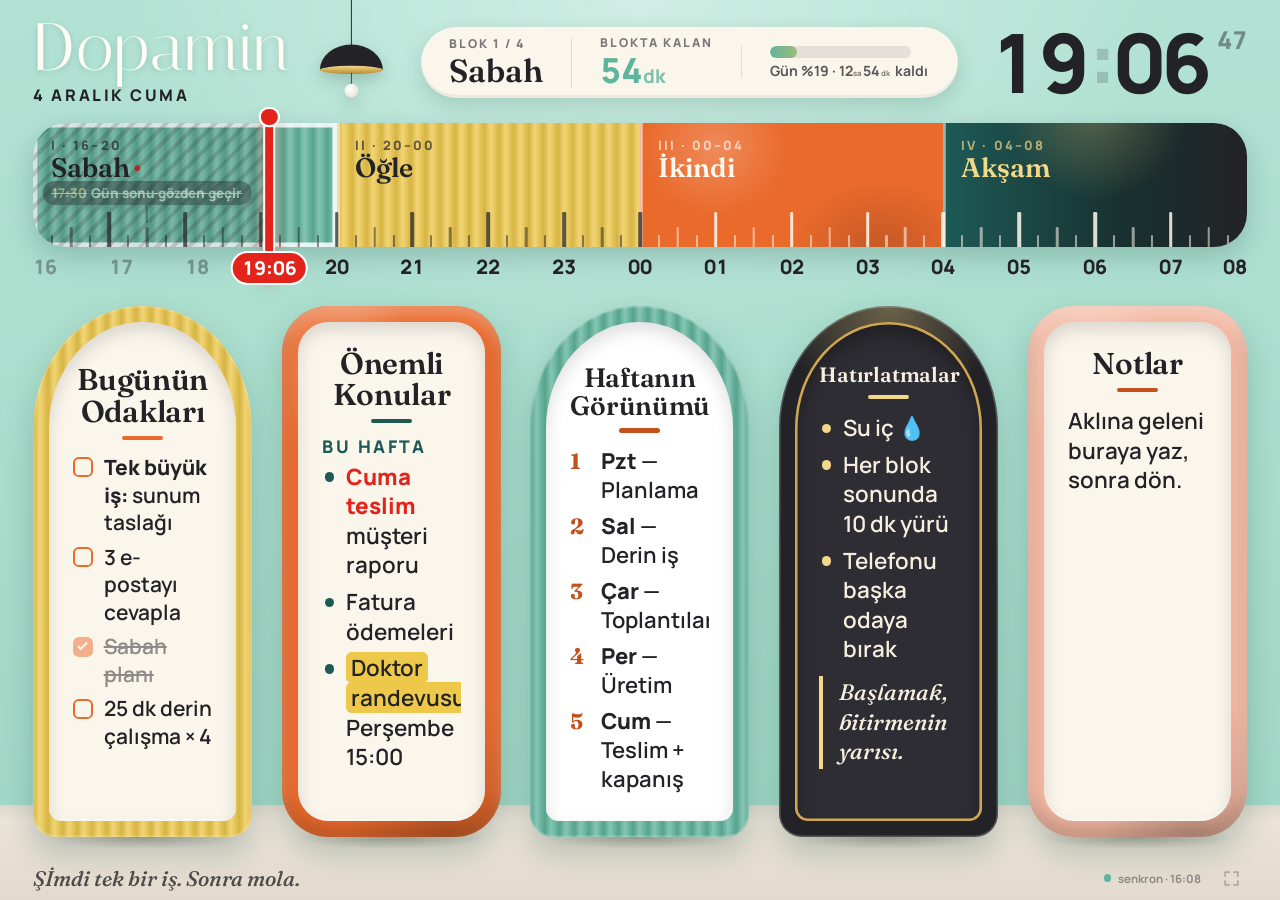
<file: index.html>
<!doctype html>
<html lang="tr">
  <head>
    <meta charset="utf-8" />
    <meta name="viewport" content="width=device-width, initial-scale=1" />
    <title>Dopamin</title>
    <meta name="theme-color" content="#a9ddcc" />
    <link rel="icon" href="assets/favicon.svg" type="image/svg+xml" />
    <link rel="preconnect" href="https://fonts.googleapis.com" />
    <link rel="preconnect" href="https://fonts.gstatic.com" crossorigin />
    <link
      rel="stylesheet"
      href="https://fonts.googleapis.com/css2?family=Fraunces:opsz,wght@9..144,400;9..144,500;9..144,600;9..144,700&family=Italiana&family=Manrope:wght@500;600;700;800&display=swap"
    />
    <link rel="stylesheet" href="assets/css/base.css?v=20261026161052" />
    <link rel="stylesheet" href="assets/css/tv.css?v=20261026161052" />
  </head>
  <body class="tv">
    <div class="room" id="room">
      <header class="top">
        <div class="brand">
          <h1 id="brandTitle">Dopamin</h1>
          <div class="date" id="date"></div>
        </div>

        <svg class="lamp" viewBox="0 0 200 260" aria-hidden="true">
          <defs>
            <linearGradient id="lampGold" x1="0" y1="0" x2="0" y2="1">
              <stop offset="0" stop-color="#f3d88a" />
              <stop offset="1" stop-color="#b8892f" />
            </linearGradient>
            <radialGradient id="lampGlobe" cx=".38" cy=".35" r=".7">
              <stop offset="0" stop-color="#ffffff" />
              <stop offset="1" stop-color="#e9e4da" />
            </radialGradient>
          </defs>
          <line x1="100" y1="0" x2="100" y2="120" stroke="#232327" stroke-width="2.5" />
          <path d="M18 182 A82 66 0 0 1 182 182 Z" fill="#232327" />
          <ellipse cx="100" cy="182" rx="82" ry="11" fill="url(#lampGold)" />
          <line x1="100" y1="190" x2="100" y2="222" stroke="#232327" stroke-width="2" />
          <circle cx="100" cy="236" r="18" fill="url(#lampGlobe)" />
        </svg>

        <div class="status" id="status">
          <div class="status-block">
            <span class="status-kicker" id="blockKicker">Blok 1 / 4</span>
            <span class="status-name" id="blockName">Sabah</span>
          </div>
          <div class="status-left">
            <span class="status-kicker">Blokta kalan</span>
            <span class="status-remain" id="blockRemain">0:00</span>
          </div>
          <div class="status-day">
            <div class="dayline"><i id="dayFill"></i></div>
            <span id="dayText"></span>
          </div>
        </div>

        <div class="clock" id="clock" aria-label="Saat"></div>
      </header>

      <section class="timeline" aria-label="Günün 16 saati">
        <div class="strip" id="strip">
          <div class="segments">
            <div class="seg-row" id="segments"></div>
            <div class="past" id="past"></div>
            <div class="ticks" id="ticks"></div>
          </div>
          <div class="markers" id="markers"></div>
          <div class="now" id="now"><span class="now-pill" id="nowPill"></span></div>
        </div>
        <div class="hours" id="hours"></div>
      </section>

      <main class="windows" id="windows"></main>

      <footer class="floor">
        <span class="footer-text" id="footer"></span>
        <div class="floor-tools">
          <span class="sync" id="sync" title="Senkron durumu"></span>
          <button class="fs-btn" id="fsBtn" type="button" aria-label="Tam ekran" title="Tam ekran (Enter)">
            <svg viewBox="0 0 24 24" aria-hidden="true">
              <path class="fs-enter" d="M4 9V4h5M15 4h5v5M20 15v5h-5M9 20H4v-5" />
              <path class="fs-exit" d="M9 4v5H4M20 9h-5V4M15 20v-5h5M4 15h5v5" />
            </svg>
          </button>
        </div>
      </footer>
    </div>

    <div class="flash" id="flash" aria-hidden="true"></div>
    <div class="toast" id="toast" role="alert" hidden>
      <div class="toast-card">
        <span class="toast-kicker" id="toastKicker"></span>
        <span class="toast-text" id="toastText"></span>
      </div>
    </div>

    <script type="module" src="assets/js/tv.js?v=20261026161052"></script>
  </body>
</html>
</file>
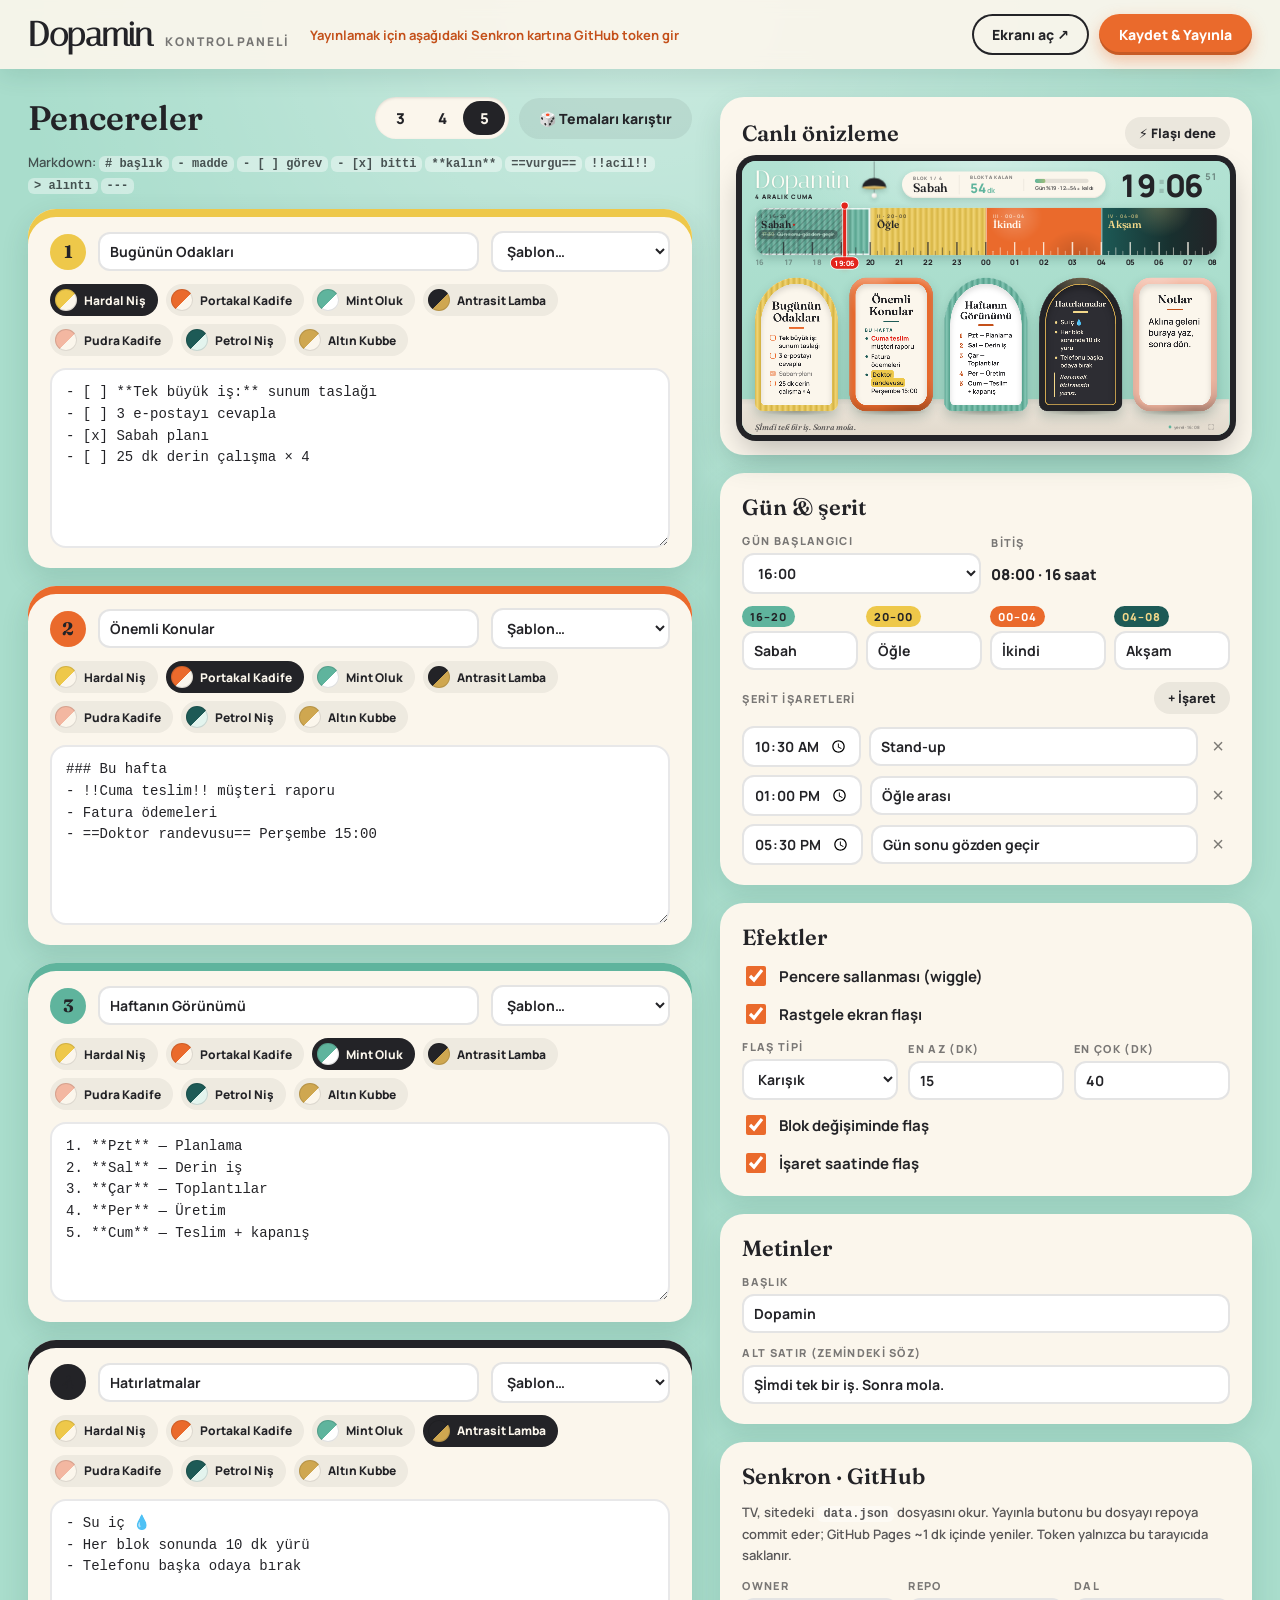
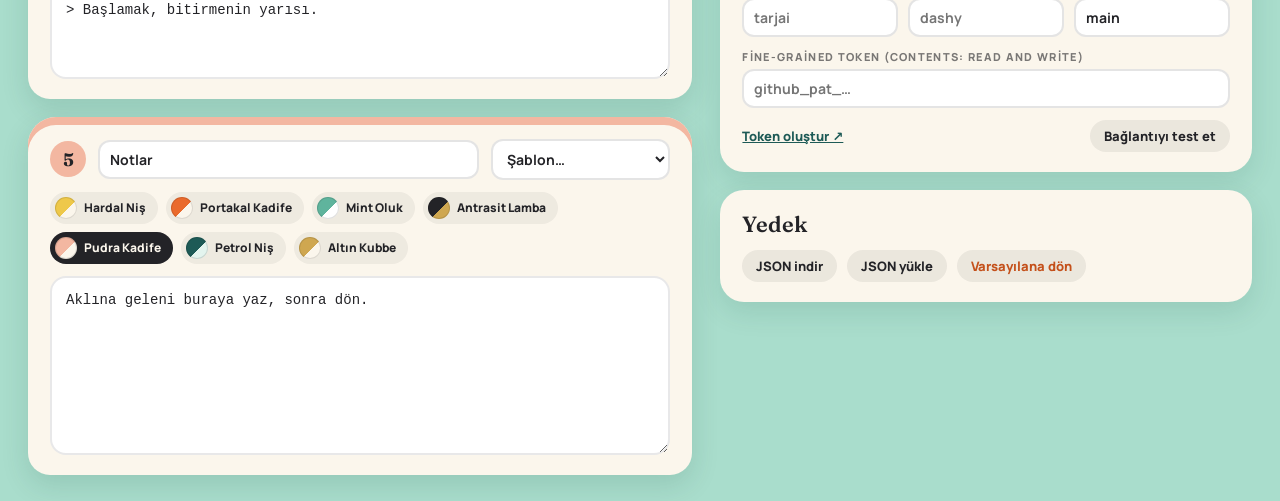
<file: control.html>
<!doctype html>
<html lang="tr">
  <head>
    <meta charset="utf-8" />
    <meta name="viewport" content="width=device-width, initial-scale=1" />
    <title>Dopamin Kontrol</title>
    <meta name="robots" content="noindex" />
    <link rel="icon" href="assets/favicon.svg" type="image/svg+xml" />
    <link rel="preconnect" href="https://fonts.googleapis.com" />
    <link rel="preconnect" href="https://fonts.gstatic.com" crossorigin />
    <link
      rel="stylesheet"
      href="https://fonts.googleapis.com/css2?family=Fraunces:opsz,wght@9..144,400;9..144,500;9..144,600;9..144,700&family=Italiana&family=Manrope:wght@500;600;700;800&display=swap"
    />
    <link rel="stylesheet" href="assets/css/base.css?v=20261026161052" />
    <link rel="stylesheet" href="assets/css/control.css?v=20261026161052" />
  </head>
  <body class="cp">
    <header class="bar">
      <div class="bar-brand">
        <span class="bar-logo">Dopamin</span>
        <span class="bar-sub">Kontrol Paneli</span>
      </div>
      <span class="bar-status" id="status">Yükleniyor…</span>
      <div class="bar-actions">
        <a class="btn ghost" href="./" target="dopamin-tv">Ekranı aç ↗</a>
        <button class="btn primary" id="publish">Kaydet &amp; Yayınla</button>
      </div>
    </header>

    <main class="layout">
      <section class="col-main">
        <div class="sec-head">
          <h2>Pencereler</h2>
          <div class="sec-tools">
            <div class="seg-ctl" id="countCtl" role="radiogroup" aria-label="Pencere sayısı">
              <button data-n="3">3</button><button data-n="4">4</button><button data-n="5">5</button>
            </div>
            <button class="btn soft" id="shuffle">🎲 Temaları karıştır</button>
          </div>
        </div>
        <p class="hint">
          Markdown: <code># başlık</code> <code>- madde</code> <code>- [ ] görev</code> <code>- [x] bitti</code>
          <code>**kalın**</code> <code>==vurgu==</code> <code>!!acil!!</code> <code>&gt; alıntı</code> <code>---</code>
        </p>
        <div class="win-list" id="winList"></div>
      </section>

      <aside class="col-side">
        <div class="card preview-card">
          <div class="card-head">
            <h3>Canlı önizleme</h3>
            <button class="btn soft sm" id="testFlash">⚡ Flaşı dene</button>
          </div>
          <div class="preview" id="preview">
            <iframe id="previewFrame" src="./?preview=1" title="TV önizleme" tabindex="-1"></iframe>
          </div>
        </div>

        <div class="card">
          <h3>Gün &amp; şerit</h3>
          <div class="row">
            <label class="field">
              <span>Gün başlangıcı</span>
              <select id="dayStart"></select>
            </label>
            <div class="field grow">
              <span>Bitiş</span>
              <output id="dayEnd" class="out"></output>
            </div>
          </div>
          <div class="blocks" id="blockNames"></div>
          <div class="sub-head">
            <span>Şerit işaretleri</span>
            <button class="btn soft sm" id="addMarker">+ İşaret</button>
          </div>
          <div class="markers" id="markerList"></div>
        </div>

        <div class="card">
          <h3>Efektler</h3>
          <label class="toggle"><input type="checkbox" id="wiggle" /><span>Pencere sallanması (wiggle)</span></label>
          <label class="toggle"><input type="checkbox" id="flashOn" /><span>Rastgele ekran flaşı</span></label>
          <div class="row">
            <label class="field">
              <span>Flaş tipi</span>
              <select id="flashMode">
                <option value="mix">Karışık</option>
                <option value="white">Beyaz</option>
                <option value="color">Renkli</option>
              </select>
            </label>
            <label class="field">
              <span>En az (dk)</span>
              <input type="number" id="flashMin" min="1" max="240" />
            </label>
            <label class="field">
              <span>En çok (dk)</span>
              <input type="number" id="flashMax" min="1" max="480" />
            </label>
          </div>
          <label class="toggle"><input type="checkbox" id="flashBlock" /><span>Blok değişiminde flaş</span></label>
          <label class="toggle"><input type="checkbox" id="flashMarker" /><span>İşaret saatinde flaş</span></label>
        </div>

        <div class="card">
          <h3>Metinler</h3>
          <label class="field">
            <span>Başlık</span>
            <input type="text" id="title" maxlength="24" />
          </label>
          <label class="field">
            <span>Alt satır (zemindeki söz)</span>
            <input type="text" id="footer" maxlength="120" />
          </label>
        </div>

        <div class="card">
          <h3>Senkron · GitHub</h3>
          <p class="hint">
            TV, sitedeki <code>data.json</code> dosyasını okur. Yayınla butonu bu dosyayı repoya commit eder; GitHub Pages
            ~1 dk içinde yeniler. Token yalnızca bu tarayıcıda saklanır.
          </p>
          <div class="row">
            <label class="field"><span>Owner</span><input type="text" id="ghOwner" placeholder="tarjai" /></label>
            <label class="field"><span>Repo</span><input type="text" id="ghRepo" placeholder="dashy" /></label>
            <label class="field"><span>Dal</span><input type="text" id="ghBranch" placeholder="main" /></label>
          </div>
          <label class="field">
            <span>Fine-grained token (Contents: Read and write)</span>
            <input type="password" id="ghToken" placeholder="github_pat_…" autocomplete="off" />
          </label>
          <div class="row end">
            <a
              class="link"
              href="https://github.com/settings/personal-access-tokens/new"
              target="_blank"
              rel="noopener"
              >Token oluştur ↗</a
            >
            <button class="btn soft sm" id="ghTest">Bağlantıyı test et</button>
          </div>
        </div>

        <div class="card">
          <h3>Yedek</h3>
          <div class="row">
            <button class="btn soft sm" id="exportBtn">JSON indir</button>
            <label class="btn soft sm file">JSON yükle<input type="file" id="importFile" accept="application/json" /></label>
            <button class="btn soft sm danger" id="resetBtn">Varsayılana dön</button>
          </div>
        </div>
      </aside>
    </main>

    <template id="winTpl">
      <article class="wcard">
        <div class="wcard-head">
          <span class="wnum"></span>
          <input class="wtitle" type="text" placeholder="Pencere başlığı" maxlength="60" />
          <select class="wtpl" title="Şablon">
            <option value="">Şablon…</option>
            <option value="odak">Günün odakları</option>
            <option value="onemli">Önemli konular</option>
            <option value="hafta">Haftanın görünümü</option>
            <option value="hatirlat">Hatırlatmalar</option>
            <option value="bos">Boşalt</option>
          </select>
        </div>
        <div class="themes" role="radiogroup" aria-label="Tema"></div>
        <textarea class="wbody" rows="7" spellcheck="false" placeholder="Markdown metni…"></textarea>
        <span class="wcard-off">Gizli — pencere sayısını artırınca görünür</span>
      </article>
    </template>

    <script type="module" src="assets/js/control.js?v=20261026161052"></script>
  </body>
</html>
</file>
<file: assets/css/base.css>
/* Dopamin — ortak tasarım tokenları */
:root {
  --mint: #a9ddcc;
  --mint-2: #8fcfbb;
  --mint-deep: #5fb49d;
  --mint-light: #e3f4ee;
  --mustard: #eec84a;
  --mustard-2: #d6aa25;
  --orange: #ea6a2c;
  --orange-2: #c4501a;
  --ink: #232327;
  --ink-2: #36363c;
  --gold: #cfa750;
  --gold-2: #f3d88a;
  --cream: #fbf6ec;
  --floor: #ece5da;
  --blush: #f3b7a1;
  --petrol: #1d5a56;
  --red: #e3241b;

  --serif-display: "Italiana", "Didot", "Bodoni 72", serif;
  --serif: "Fraunces", "Georgia", serif;
  --sans: "Manrope", "Segoe UI", system-ui, sans-serif;

  /* ekran birimi: 1920x1080'de ≈19.2px, her oranda sığar */
  --u: min(1vw, 1.7778vh);
}

*,
*::before,
*::after {
  box-sizing: border-box;
}

html,
body {
  margin: 0;
  padding: 0;
}

body {
  font-family: var(--sans);
  color: var(--ink);
  background: var(--mint);
  -webkit-font-smoothing: antialiased;
}

/* ---- Markdown içerik ---- */
.md {
  line-height: 1.32;
  font-weight: 600;
}
.md > *:first-child {
  margin-top: 0;
}
.md > *:last-child {
  margin-bottom: 0;
}
.md p {
  margin: 0 0 0.55em;
}
.md h1,
.md h2,
.md h3 {
  font-family: var(--serif);
  font-weight: 600;
  line-height: 1.1;
  margin: 0.7em 0 0.3em;
  letter-spacing: -0.01em;
}
.md h1 { font-size: 1.45em; }
.md h2 { font-size: 1.25em; }
.md h3 {
  font-family: var(--sans);
  font-size: 0.78em;
  font-weight: 800;
  letter-spacing: 0.14em;
  text-transform: uppercase;
  color: var(--accent, var(--orange));
}
.md ul,
.md ol {
  margin: 0 0 0.55em;
  padding: 0;
  list-style: none;
}
.md li {
  position: relative;
  padding-left: 1.05em;
  margin: 0 0 0.32em;
}
.md li.sub {
  margin-left: 1.05em;
  font-size: 0.88em;
  opacity: 0.85;
}
.md ul > li::before {
  content: "";
  position: absolute;
  left: 0.12em;
  top: 0.48em;
  width: 0.42em;
  height: 0.42em;
  border-radius: 50%;
  background: var(--accent, var(--orange));
}
.md ol {
  counter-reset: n;
}
.md ol > li {
  counter-increment: n;
  padding-left: 1.4em;
}
.md ol > li::before {
  content: counter(n);
  position: absolute;
  left: 0;
  top: 0.08em;
  font-family: var(--serif);
  font-weight: 700;
  color: var(--accent, var(--orange));
}
.md li.task {
  padding-left: 1.45em;
}
.md li.task::before {
  content: "";
  position: absolute;
  left: 0;
  top: 0.16em;
  width: 0.95em;
  height: 0.95em;
  border-radius: 0.28em;
  border: 0.12em solid var(--accent, var(--orange));
  background: transparent;
}
.md li.task.done {
  opacity: 0.5;
  text-decoration: line-through;
  text-decoration-thickness: 0.08em;
}
.md li.task.done::before {
  background: var(--accent, var(--orange));
}
.md li.task.done::after {
  content: "";
  position: absolute;
  left: 0.33em;
  top: 0.3em;
  width: 0.24em;
  height: 0.48em;
  border: solid var(--panel, #fff);
  border-width: 0 0.12em 0.12em 0;
  transform: rotate(45deg);
}
.md strong {
  font-weight: 800;
}
.md em {
  font-family: var(--serif);
  font-style: italic;
  font-weight: 500;
}
.md mark {
  background: var(--mustard);
  color: var(--ink);
  padding: 0 0.22em;
  border-radius: 0.25em;
  box-decoration-break: clone;
  -webkit-box-decoration-break: clone;
}
.md code {
  font-family: ui-monospace, "SFMono-Regular", Menlo, monospace;
  font-size: 0.85em;
  background: rgba(0, 0, 0, 0.07);
  padding: 0.05em 0.3em;
  border-radius: 0.3em;
}
.md blockquote {
  margin: 0 0 0.55em;
  padding: 0.1em 0 0.1em 0.7em;
  border-left: 0.22em solid var(--accent, var(--orange));
  font-family: var(--serif);
  font-style: italic;
  font-weight: 500;
}
.md hr {
  border: 0;
  height: 0.5em;
  margin: 0.4em 0 0.7em;
  background: radial-gradient(circle, var(--accent, var(--orange)) 0.12em, transparent 0.14em) 0 50% / 0.9em 0.5em repeat-x;
  opacity: 0.6;
}
.md a {
  color: inherit;
  text-decoration-color: var(--accent, var(--orange));
  text-decoration-thickness: 0.1em;
}
.md .urgent {
  color: var(--red);
  font-weight: 800;
}
</file>
<file: assets/css/tv.css>
/* Dopamin — TV ekranı (scrollsuz tek sayfa) */

html,
body.tv {
  width: 100%;
  height: 100%;
  overflow: hidden;
}

body.tv {
  background:
    radial-gradient(ellipse 60% 55% at 50% 0%, rgba(255, 255, 255, 0.38), transparent 70%),
    linear-gradient(180deg, #b2e2d3 0%, var(--mint) 55%, #9fd6c4 100%);
}
body.tv.idle {
  cursor: none;
}

/* ortak yüzey dokuları */
.fluted {
  background:
    linear-gradient(90deg, rgba(0, 0, 0, 0.11), rgba(255, 255, 255, 0.24) 45%, rgba(0, 0, 0, 0.09)) 0 0 /
      calc(var(--u) * 1.15) 100%,
    var(--c);
}

.room {
  position: relative;
  width: 100vw;
  height: 100vh;
  display: grid;
  grid-template-rows: calc(var(--u) * 6.6) calc(var(--u) * 12.2) minmax(0, 1fr) calc(var(--u) * 3.4);
  row-gap: calc(var(--u) * 1.5);
  padding: calc(var(--u) * 1.5) calc(var(--u) * 2.6) 0;
}

/* zemin (görseldeki açık bej zemin) */
.room::after {
  content: "";
  position: absolute;
  inset: auto 0 0 0;
  height: calc(var(--u) * 7.4);
  background:
    linear-gradient(180deg, rgba(0, 0, 0, 0.06), transparent calc(var(--u) * 1.2)),
    linear-gradient(180deg, var(--floor), #e2dacd);
  z-index: 0;
}

/* ================= ÜST BAR ================= */
.top {
  position: relative;
  z-index: 2;
  display: grid;
  grid-template-columns: auto auto 1fr auto;
  align-items: center;
  column-gap: calc(var(--u) * 1.8);
}

.brand h1 {
  margin: 0;
  font-family: var(--serif-display);
  font-weight: 400;
  font-size: calc(var(--u) * 5.2);
  line-height: 0.88;
  color: #fffdf6;
  letter-spacing: 0.01em;
  text-shadow: 0 calc(var(--u) * 0.12) calc(var(--u) * 0.5) rgba(20, 70, 58, 0.18);
}
.date {
  margin-top: calc(var(--u) * 0.45);
  font-weight: 800;
  font-size: calc(var(--u) * 1.25);
  letter-spacing: 0.16em;
  text-transform: uppercase;
  color: var(--ink);
}

.lamp {
  align-self: start;
  height: calc(var(--u) * 7.8);
  width: auto;
  margin-top: calc(var(--u) * -1.5);
  transform-origin: 50% 0;
  animation: swing 9s ease-in-out infinite alternate;
  filter: drop-shadow(0 calc(var(--u) * 0.5) calc(var(--u) * 0.6) rgba(20, 60, 50, 0.22));
}
@keyframes swing {
  from { transform: rotate(-1.6deg); }
  to { transform: rotate(1.6deg); }
}

.status {
  justify-self: center;
  display: flex;
  align-items: center;
  gap: calc(var(--u) * 2.2);
  padding: calc(var(--u) * 0.75) calc(var(--u) * 2.4) calc(var(--u) * 0.75) calc(var(--u) * 2.2);
  background: var(--cream);
  border-radius: 999px;
  box-shadow:
    0 calc(var(--u) * 0.6) calc(var(--u) * 1.6) rgba(20, 70, 58, 0.16),
    inset 0 calc(var(--u) * -0.25) 0 rgba(0, 0, 0, 0.05);
}
.status > div {
  display: flex;
  flex-direction: column;
  line-height: 1;
}
.status-kicker {
  white-space: nowrap;
  font-size: calc(var(--u) * 0.95);
  font-weight: 800;
  letter-spacing: 0.16em;
  text-transform: uppercase;
  opacity: 0.6;
  margin-bottom: calc(var(--u) * 0.35);
}
.status-name {
  font-family: var(--serif);
  font-weight: 600;
  font-size: calc(var(--u) * 2.5);
}
.status-remain {
  font-weight: 800;
  font-size: calc(var(--u) * 2.7);
  font-variant-numeric: tabular-nums;
  color: var(--blk, var(--orange));
  white-space: nowrap;
}
.status-remain small,
#dayText small {
  font-size: 0.55em;
  margin: 0 0.25em 0 0.05em;
  opacity: 0.8;
}
.status-left {
  padding-left: calc(var(--u) * 2.2);
  border-left: calc(var(--u) * 0.12) solid rgba(0, 0, 0, 0.1);
}
.status-day {
  padding-left: calc(var(--u) * 2.2);
  border-left: calc(var(--u) * 0.12) solid rgba(0, 0, 0, 0.1);
  gap: calc(var(--u) * 0.5);
}
.dayline {
  width: calc(var(--u) * 11);
  height: calc(var(--u) * 0.9);
  border-radius: 999px;
  background: rgba(0, 0, 0, 0.09);
  overflow: hidden;
}
.dayline i {
  display: block;
  height: 100%;
  width: 0;
  border-radius: inherit;
  background: linear-gradient(90deg, var(--mint-deep), var(--mustard) 45%, var(--orange) 75%, var(--petrol));
  background-size: calc(var(--u) * 11) 100%;
}
#dayText {
  white-space: nowrap;
  font-size: calc(var(--u) * 1.1);
  font-weight: 700;
  opacity: 0.75;
}

.clock {
  justify-self: end;
  display: flex;
  align-items: flex-start;
  font-weight: 800;
  font-size: calc(var(--u) * 6.4);
  line-height: 0.85;
  letter-spacing: -0.02em;
  color: var(--ink);
}
.clock .d {
  display: inline-block;
  width: 0.6em;
  text-align: center;
}
.clock .colon {
  display: inline-block;
  width: 0.3em;
  text-align: center;
  transform: translateY(-0.06em);
  transition: opacity 0.35s;
}
.clock .colon.dim {
  opacity: 0.18;
}
.clock .sec {
  font-size: 0.3em;
  margin-left: 0.25em;
  margin-top: 0.12em;
  opacity: 0.45;
  font-variant-numeric: tabular-nums;
  letter-spacing: 0;
}

/* ================= ZAMAN ŞERİDİ ================= */
.timeline {
  position: relative;
  z-index: 3;
  display: grid;
  grid-template-rows: minmax(0, 1fr) calc(var(--u) * 2.5);
}
.strip {
  position: relative;
}
.segments {
  position: absolute;
  inset: 0;
  border-radius: calc(var(--u) * 2.6);
  overflow: hidden;
  box-shadow:
    0 calc(var(--u) * 0.8) calc(var(--u) * 2) rgba(20, 70, 58, 0.22),
    inset 0 0 0 calc(var(--u) * 0.12) rgba(255, 255, 255, 0.35);
}
.seg-row {
  position: absolute;
  inset: 0;
  display: flex;
}
.seg {
  position: relative;
  flex: 1;
  display: flex;
  flex-direction: column;
  padding: calc(var(--u) * 1) calc(var(--u) * 1.4);
  color: var(--ink);
  transition: filter 0.6s;
}
.seg + .seg {
  box-shadow: inset calc(var(--u) * 0.22) 0 0 rgba(255, 255, 255, 0.55);
}
.seg-kicker {
  font-size: calc(var(--u) * 1);
  font-weight: 800;
  letter-spacing: 0.16em;
  text-transform: uppercase;
  opacity: 0.7;
}
.seg-name {
  font-family: var(--serif);
  font-weight: 600;
  font-size: calc(var(--u) * 2.1);
  line-height: 1.05;
}
.seg-mint { --c: var(--mint-deep); }
.seg-hardal { --c: var(--mustard); }
.seg-portakal {
  color: #fff8ee;
  background:
    radial-gradient(ellipse 40% 90% at 25% 20%, rgba(255, 255, 255, 0.22), transparent 60%),
    radial-gradient(ellipse 50% 90% at 80% 100%, rgba(0, 0, 0, 0.16), transparent 60%),
    var(--orange);
}
.seg-gece {
  color: var(--gold-2);
  background:
    radial-gradient(ellipse 50% 120% at 50% -10%, rgba(243, 216, 138, 0.28), transparent 60%),
    linear-gradient(90deg, var(--petrol), #18302f 60%, var(--ink));
}
.seg.is-current {
  box-shadow: inset 0 0 0 calc(var(--u) * 0.35) rgba(255, 255, 255, 0.85);
}
.seg.is-current .seg-name::after {
  content: " ●";
  font-size: 0.5em;
  vertical-align: 0.35em;
  color: var(--red);
}

.past {
  position: absolute;
  inset: 0 auto 0 0;
  width: 0;
  background: repeating-linear-gradient(
    135deg,
    rgba(35, 35, 39, 0.24) 0 calc(var(--u) * 0.32),
    rgba(35, 35, 39, 0.08) calc(var(--u) * 0.32) calc(var(--u) * 0.9)
  );
  pointer-events: none;
}

.ticks {
  position: absolute;
  inset: 0;
  pointer-events: none;
}
.tick {
  position: absolute;
  bottom: 0;
  width: calc(var(--u) * 0.16);
  height: calc(var(--u) * 0.9);
  transform: translateX(-50%);
  border-radius: calc(var(--u) * 0.1) calc(var(--u) * 0.1) 0 0;
  background: rgba(35, 35, 39, 0.5);
}
.tick.half {
  height: calc(var(--u) * 1.6);
  width: calc(var(--u) * 0.2);
}
.tick.hour {
  height: calc(var(--u) * 2.7);
  width: calc(var(--u) * 0.28);
  background: rgba(35, 35, 39, 0.72);
}
.tick.light { background: rgba(255, 250, 238, 0.55); }
.tick.light.hour { background: rgba(255, 250, 238, 0.85); }

.hours {
  position: relative;
}
.hour-label {
  position: absolute;
  top: calc(var(--u) * 0.45);
  transform: translateX(-50%);
  font-weight: 800;
  font-size: calc(var(--u) * 1.55);
  font-variant-numeric: tabular-nums;
  color: var(--ink);
  transition: opacity 0.6s;
}
.hour-label:first-child { transform: none; }
.hour-label:last-child { transform: translateX(-100%); }
.hour-label.past { opacity: 0.38; }

.markers {
  position: absolute;
  inset: 0;
  pointer-events: none;
}
.marker {
  position: absolute;
  top: 47%;
  transform: translateX(-50%);
  display: flex;
  flex-direction: column;
  align-items: center;
}
.marker-pill {
  white-space: nowrap;
  font-weight: 800;
  font-size: calc(var(--u) * 1.05);
  padding: calc(var(--u) * 0.22) calc(var(--u) * 0.7);
  border-radius: 999px;
  background: var(--ink);
  color: var(--cream);
  box-shadow: 0 calc(var(--u) * 0.2) calc(var(--u) * 0.6) rgba(0, 0, 0, 0.2);
}
.marker-pill b {
  color: var(--gold-2);
  margin-right: 0.35em;
}
.marker::after {
  content: "";
  width: calc(var(--u) * 0.16);
  height: calc(var(--u) * 1.4);
  background: var(--ink);
}
.marker.done {
  opacity: 0.4;
}
.marker.done .marker-pill {
  text-decoration: line-through;
}
.marker.next .marker-pill {
  background: var(--cream);
  color: var(--ink);
  box-shadow: 0 0 0 calc(var(--u) * 0.18) var(--ink), 0 calc(var(--u) * 0.3) calc(var(--u) * 0.8) rgba(0, 0, 0, 0.25);
}
.marker.next .marker-pill b {
  color: var(--orange-2);
}

/* şimdi çizgisi */
.now {
  position: absolute;
  top: calc(var(--u) * -0.5);
  bottom: calc(var(--u) * -2.6);
  left: 0;
  width: calc(var(--u) * 0.6);
  transform: translateX(-50%);
  background: var(--red);
  border-radius: calc(var(--u) * 0.3);
  box-shadow:
    0 0 0 calc(var(--u) * 0.16) rgba(255, 255, 255, 0.92),
    0 calc(var(--u) * 0.3) calc(var(--u) * 1.2) rgba(227, 36, 27, 0.5);
  transition: left 1s linear;
  animation: nowGlow 3.2s ease-in-out infinite;
  z-index: 4;
}
.now::before {
  content: "";
  position: absolute;
  top: calc(var(--u) * -0.6);
  left: 50%;
  width: calc(var(--u) * 1.3);
  height: calc(var(--u) * 1.3);
  transform: translateX(-50%);
  border-radius: 50%;
  background: var(--red);
  box-shadow: 0 0 0 calc(var(--u) * 0.18) #fff;
}
.now-pill {
  position: absolute;
  bottom: calc(var(--u) * -0.2);
  left: 50%;
  transform: translateX(-50%);
  white-space: nowrap;
  font-weight: 800;
  font-size: calc(var(--u) * 1.5);
  font-variant-numeric: tabular-nums;
  padding: calc(var(--u) * 0.15) calc(var(--u) * 0.7);
  border-radius: 999px;
  background: var(--red);
  color: #fff;
  box-shadow: 0 0 0 calc(var(--u) * 0.16) #fff;
}
@keyframes nowGlow {
  50% {
    box-shadow:
      0 0 0 calc(var(--u) * 0.16) rgba(255, 255, 255, 0.92),
      0 0 calc(var(--u) * 2.2) rgba(227, 36, 27, 0.85);
  }
}
.room.off-day .now {
  display: none;
}

/* ================= PENCERELER ================= */
.windows {
  position: relative;
  z-index: 1;
  display: grid;
  grid-template-columns: repeat(var(--n, 4), minmax(0, 1fr));
  column-gap: calc(var(--u) * 2.3);
  min-height: 0;
  padding-top: calc(var(--u) * 0.6);
}

.win {
  position: relative;
  display: flex;
  min-height: 0;
  transform-origin: 50% 100%;
  animation: wiggle var(--wd, 8s) ease-in-out var(--wdelay, 0s) infinite alternate;
  will-change: transform;
}
.wiggle-off .win,
.wiggle-off .lamp {
  animation: none;
}
@keyframes wiggle {
  0% { transform: rotate(calc(var(--wa, 0.4deg) * -1)) translateY(0); }
  50% { transform: rotate(0deg) translateY(calc(var(--u) * -0.28)); }
  100% { transform: rotate(var(--wa, 0.4deg)) translateY(0); }
}
/* zemindeki temas gölgesi */
.win::after {
  content: "";
  position: absolute;
  left: 6%;
  right: 6%;
  bottom: calc(var(--u) * -0.9);
  height: calc(var(--u) * 1.8);
  background: radial-gradient(ellipse at center, rgba(40, 40, 30, 0.28), transparent 70%);
  z-index: -1;
}

.win-frame {
  flex: 1;
  display: flex;
  min-width: 0;
  padding: calc(var(--u) * 1.25);
  box-shadow:
    0 calc(var(--u) * 1.2) calc(var(--u) * 2.4) rgba(20, 70, 58, 0.22),
    inset 0 0 0 calc(var(--u) * 0.12) rgba(255, 255, 255, 0.22);
}
.win-inner {
  flex: 1;
  display: flex;
  flex-direction: column;
  min-width: 0;
  min-height: 0;
  background: var(--panel, var(--cream));
  color: var(--ink-c, var(--ink));
  padding: calc(var(--u) * 2) calc(var(--u) * 1.9) calc(var(--u) * 1.7);
  box-shadow:
    inset 0 calc(var(--u) * 0.6) calc(var(--u) * 1.3) rgba(0, 0, 0, 0.13),
    inset 0 calc(var(--u) * -0.2) 0 rgba(255, 255, 255, 0.4);
}

.win-title {
  flex: none;
  margin: 0 0 calc(var(--u) * 1.1);
  font-family: var(--serif);
  font-weight: 600;
  font-size: calc(var(--u) * 2.35);
  line-height: 1.04;
  letter-spacing: -0.01em;
  text-align: center;
  hyphens: manual;
}
.win-rule {
  flex: none;
  width: calc(var(--u) * 3.2);
  height: calc(var(--u) * 0.32);
  margin: calc(var(--u) * -0.4) auto calc(var(--u) * 1.1);
  border-radius: 999px;
  background: var(--accent, var(--orange));
}
.win-body {
  flex: 1;
  min-height: 0;
  overflow: hidden;
  font-size: calc(var(--u) * 1.6);
}
.win-body:empty::before {
  content: "—";
  opacity: 0.3;
}

/* biçimler */
.shape-arch .win-frame {
  border-radius: 50% 50% calc(var(--u) * 1.8) calc(var(--u) * 1.8) / calc(var(--u) * 9.5) calc(var(--u) * 9.5)
    calc(var(--u) * 1.8) calc(var(--u) * 1.8);
}
.shape-arch .win-inner {
  border-radius: 50% 50% calc(var(--u) * 1) calc(var(--u) * 1) / calc(var(--u) * 8.3) calc(var(--u) * 8.3)
    calc(var(--u) * 1) calc(var(--u) * 1);
  padding-top: calc(var(--u) * 3.3);
}
.shape-puff .win-frame {
  border-radius: calc(var(--u) * 3.6);
  box-shadow:
    0 calc(var(--u) * 1.2) calc(var(--u) * 2.4) rgba(20, 70, 58, 0.22),
    inset 0 calc(var(--u) * 0.7) calc(var(--u) * 1.2) rgba(255, 255, 255, 0.3),
    inset 0 calc(var(--u) * -0.9) calc(var(--u) * 1.4) rgba(0, 0, 0, 0.2);
}
.shape-puff .win-inner {
  border-radius: calc(var(--u) * 2.4);
}

/* temalar */
.theme-hardal .win-frame { --c: var(--mustard); }
.theme-hardal { --accent: var(--orange); --panel: var(--cream); }

.theme-mint .win-frame { --c: var(--mint-deep); }
.theme-mint { --accent: var(--orange-2); --panel: #ffffff; }

.theme-petrol .win-frame { --c: var(--petrol); }
.theme-petrol { --accent: var(--orange); --panel: var(--mint-light); }

.theme-antrasit .win-frame {
  background:
    radial-gradient(ellipse 70% 30% at 50% 0%, rgba(243, 216, 138, 0.35), transparent 70%),
    var(--ink);
}
.theme-antrasit { --accent: var(--gold-2); --panel: #2d2d33; --ink-c: #f6efe0; }
.theme-antrasit .win-inner {
  box-shadow:
    inset 0 0 0 calc(var(--u) * 0.2) var(--gold),
    inset 0 calc(var(--u) * 0.8) calc(var(--u) * 1.6) rgba(0, 0, 0, 0.35);
}
.theme-antrasit .md mark { background: var(--gold-2); }

.theme-portakal .win-frame,
.theme-pudra .win-frame {
  background:
    radial-gradient(ellipse 45% 30% at 28% 12%, rgba(255, 255, 255, 0.3), transparent 70%),
    radial-gradient(ellipse 60% 40% at 75% 100%, rgba(0, 0, 0, 0.18), transparent 70%),
    var(--c);
}
.theme-portakal .win-frame { --c: var(--orange); }
.theme-portakal { --accent: var(--petrol); --panel: var(--cream); }
.theme-pudra .win-frame { --c: var(--blush); }
.theme-pudra { --accent: var(--orange-2); --panel: var(--cream); }

.theme-altin .win-frame {
  background:
    linear-gradient(90deg, rgba(0, 0, 0, 0.08), rgba(255, 255, 255, 0.2) 45%, rgba(0, 0, 0, 0.07)) 0 0 /
      calc(var(--u) * 1.15) 100%,
    linear-gradient(180deg, var(--gold-2), #c39239);
}
.theme-altin { --accent: var(--orange-2); --panel: var(--cream); }

/* ================= ZEMİN ================= */
.floor {
  position: relative;
  z-index: 2;
  display: flex;
  align-items: center;
  justify-content: space-between;
  gap: calc(var(--u) * 2);
}
.footer-text {
  font-family: var(--serif);
  font-style: italic;
  font-weight: 500;
  font-size: calc(var(--u) * 1.65);
  color: rgba(35, 35, 39, 0.78);
  white-space: nowrap;
  overflow: hidden;
  text-overflow: ellipsis;
}
.floor-tools {
  flex: none;
  display: flex;
  align-items: center;
  gap: calc(var(--u) * 1.2);
}
.fs-btn {
  display: grid;
  place-items: center;
  width: calc(var(--u) * 2.4);
  height: calc(var(--u) * 2.4);
  padding: 0;
  border: 0;
  border-radius: 50%;
  background: transparent;
  color: var(--ink);
  opacity: 0.28;
  cursor: pointer;
  transition: opacity 0.3s, background 0.3s, transform 0.3s;
}
.fs-btn svg {
  width: 62%;
  height: 62%;
  fill: none;
  stroke: currentColor;
  stroke-width: 2.2;
  stroke-linecap: round;
  stroke-linejoin: round;
}
.fs-btn .fs-exit,
.is-fullscreen .fs-btn .fs-enter {
  display: none;
}
.is-fullscreen .fs-btn .fs-exit {
  display: inline;
}
.fs-btn:hover,
.fs-btn:focus-visible {
  opacity: 1;
  background: rgba(35, 35, 39, 0.08);
  outline: none;
}
/* TV kumandasıyla odaklanınca net görünsün */
.fs-btn:focus-visible {
  box-shadow: 0 0 0 calc(var(--u) * 0.2) var(--orange);
  transform: scale(1.15);
}
.is-fullscreen .fs-btn {
  opacity: 0.12;
}
.idle .fs-btn:not(:focus-visible) {
  opacity: 0;
}
.sync {
  flex: none;
  display: flex;
  align-items: center;
  gap: calc(var(--u) * 0.5);
  font-size: calc(var(--u) * 0.9);
  font-weight: 700;
  color: rgba(35, 35, 39, 0.45);
}
.sync::before {
  content: "";
  width: calc(var(--u) * 0.6);
  height: calc(var(--u) * 0.6);
  border-radius: 50%;
  background: var(--mint-deep);
}
.sync.err::before {
  background: var(--orange);
}

/* ================= FLAŞ + BİLDİRİM ================= */
.flash {
  position: fixed;
  inset: 0;
  z-index: 100;
  background: #fff;
  opacity: 0;
  pointer-events: none;
}

.toast {
  position: fixed;
  inset: 0;
  z-index: 90;
  display: grid;
  place-items: center;
  background: rgba(29, 90, 86, 0.35);
}
.toast[hidden] {
  display: none;
}
.toast-card {
  --c: var(--mustard);
  display: flex;
  flex-direction: column;
  align-items: center;
  gap: calc(var(--u) * 1);
  min-width: calc(var(--u) * 40);
  max-width: 80vw;
  padding: calc(var(--u) * 6) calc(var(--u) * 5) calc(var(--u) * 3.5);
  border-radius: 50% 50% calc(var(--u) * 2.4) calc(var(--u) * 2.4) / calc(var(--u) * 12) calc(var(--u) * 12)
    calc(var(--u) * 2.4) calc(var(--u) * 2.4);
  background:
    linear-gradient(90deg, rgba(0, 0, 0, 0.1), rgba(255, 255, 255, 0.24) 45%, rgba(0, 0, 0, 0.08)) 0 0 /
      calc(var(--u) * 1.15) 100%,
    var(--c);
  box-shadow: 0 calc(var(--u) * 2) calc(var(--u) * 5) rgba(0, 0, 0, 0.3);
  text-align: center;
  animation: toastIn 0.7s cubic-bezier(0.2, 1.4, 0.4, 1) both;
}
.toast-kicker {
  font-weight: 800;
  font-size: calc(var(--u) * 1.6);
  letter-spacing: 0.18em;
  text-transform: uppercase;
}
.toast-text {
  font-family: var(--serif);
  font-weight: 600;
  font-size: calc(var(--u) * 5.2);
  line-height: 1.05;
}
@keyframes toastIn {
  from { transform: scale(0.6) translateY(10vh); opacity: 0; }
}

@media (prefers-reduced-motion: reduce) {
  .win,
  .lamp,
  .now {
    animation: none;
  }
}
</file>
<file: assets/css/control.css>
/* Dopamin — kontrol paneli (masaüstü) */

body.cp {
  min-height: 100vh;
  background:
    radial-gradient(ellipse 70% 40% at 50% 0%, rgba(255, 255, 255, 0.4), transparent 70%),
    var(--mint);
  font-size: 15px;
  font-weight: 600;
}

.bar {
  position: sticky;
  top: 0;
  z-index: 10;
  display: flex;
  align-items: center;
  gap: 20px;
  padding: 14px 28px;
  background: rgba(251, 246, 236, 0.92);
  backdrop-filter: blur(8px);
  box-shadow: 0 6px 24px rgba(20, 70, 58, 0.12);
}
.bar-brand {
  display: flex;
  align-items: baseline;
  gap: 12px;
}
.bar-logo {
  font-family: var(--serif-display);
  font-size: 34px;
  line-height: 1;
}
.bar-sub {
  font-size: 12px;
  font-weight: 800;
  letter-spacing: 0.16em;
  text-transform: uppercase;
  opacity: 0.6;
}
.bar-status {
  flex: 1;
  font-size: 13px;
  font-weight: 700;
  opacity: 0.75;
}
.bar-status.ok { color: var(--petrol); opacity: 1; }
.bar-status.warn { color: var(--orange-2); opacity: 1; }
.bar-actions {
  display: flex;
  gap: 10px;
}

.btn {
  display: inline-flex;
  align-items: center;
  justify-content: center;
  gap: 6px;
  border: 0;
  border-radius: 999px;
  padding: 11px 20px;
  font: inherit;
  font-weight: 800;
  font-size: 14px;
  cursor: pointer;
  text-decoration: none;
  color: var(--ink);
  transition: transform 0.15s, box-shadow 0.15s, background 0.15s;
}
.btn:hover { transform: translateY(-1px); }
.btn:active { transform: translateY(1px); }
.btn:focus-visible,
input:focus-visible,
select:focus-visible,
textarea:focus-visible {
  outline: 3px solid var(--orange);
  outline-offset: 2px;
}
.btn.primary {
  background: var(--orange);
  color: #fff;
  box-shadow: 0 6px 16px rgba(234, 106, 44, 0.35), inset 0 -3px 0 rgba(0, 0, 0, 0.15);
}
.btn.primary:disabled { opacity: 0.6; cursor: progress; }
.btn.ghost {
  background: transparent;
  box-shadow: inset 0 0 0 2px var(--ink);
}
.btn.soft {
  background: rgba(35, 35, 39, 0.07);
}
.btn.soft:hover { background: rgba(35, 35, 39, 0.12); }
.btn.sm { padding: 7px 14px; font-size: 13px; }
.btn.danger { color: var(--orange-2); }
.btn.file { position: relative; overflow: hidden; }
.btn.file input { position: absolute; inset: 0; opacity: 0; cursor: pointer; }

.layout {
  display: grid;
  grid-template-columns: minmax(0, 1.25fr) minmax(380px, 1fr);
  gap: 28px;
  max-width: 1600px;
  margin: 0 auto;
  padding: 28px;
}

.sec-head {
  display: flex;
  align-items: center;
  justify-content: space-between;
  gap: 16px;
  flex-wrap: wrap;
}
.sec-head h2 {
  margin: 0;
  font-family: var(--serif);
  font-weight: 600;
  font-size: 34px;
}
.sec-tools {
  display: flex;
  gap: 10px;
  align-items: center;
}
.seg-ctl {
  display: inline-flex;
  padding: 4px;
  border-radius: 999px;
  background: var(--cream);
  box-shadow: inset 0 1px 3px rgba(0, 0, 0, 0.12);
}
.seg-ctl button {
  border: 0;
  background: transparent;
  font: inherit;
  font-weight: 800;
  font-size: 15px;
  width: 42px;
  height: 34px;
  border-radius: 999px;
  cursor: pointer;
  color: var(--ink);
}
.seg-ctl button.on {
  background: var(--ink);
  color: var(--cream);
}

.hint {
  font-size: 13px;
  font-weight: 600;
  opacity: 0.75;
  line-height: 1.6;
}
.hint code {
  font-size: 12px;
  background: rgba(255, 255, 255, 0.55);
  padding: 1px 6px;
  border-radius: 6px;
  white-space: nowrap;
}

.win-list {
  display: grid;
  gap: 18px;
}

.wcard {
  --c: var(--mustard);
  position: relative;
  display: grid;
  gap: 12px;
  padding: 22px 22px 20px;
  border-radius: 28px 28px 22px 22px;
  background: var(--cream);
  box-shadow: 0 10px 28px rgba(20, 70, 58, 0.14), inset 0 8px 0 var(--c);
  transition: opacity 0.2s;
}
.wcard.off {
  opacity: 0.5;
}
.wcard.off .wcard-off {
  display: block;
}
.wcard-off {
  display: none;
  font-size: 12px;
  font-weight: 800;
  letter-spacing: 0.1em;
  text-transform: uppercase;
}
.wcard-head {
  display: flex;
  gap: 12px;
  align-items: center;
}
.wnum {
  flex: none;
  display: grid;
  place-items: center;
  width: 36px;
  height: 36px;
  border-radius: 50%;
  background: var(--c);
  color: var(--ink);
  font-family: var(--serif);
  font-weight: 700;
  font-size: 18px;
}
.wtitle {
  flex: 1;
  min-width: 0;
  border: 0;
  border-bottom: 2px solid rgba(35, 35, 39, 0.15);
  background: transparent;
  font-family: var(--serif);
  font-weight: 600;
  font-size: 24px;
  padding: 4px 2px;
  color: var(--ink);
}
.wtitle:focus { border-color: var(--orange); outline: none; }

select,
input[type="text"],
input[type="password"],
input[type="number"],
input[type="time"] {
  font: inherit;
  font-weight: 700;
  font-size: 14px;
  color: var(--ink);
  background: #fff;
  border: 2px solid rgba(35, 35, 39, 0.12);
  border-radius: 12px;
  padding: 8px 10px;
  min-width: 0;
}
.wtpl {
  flex: none;
}

.themes {
  display: flex;
  gap: 8px;
  flex-wrap: wrap;
}
.theme-chip {
  display: inline-flex;
  align-items: center;
  gap: 7px;
  border: 0;
  border-radius: 999px;
  padding: 5px 12px 5px 5px;
  background: rgba(35, 35, 39, 0.06);
  font: inherit;
  font-size: 12px;
  font-weight: 800;
  color: var(--ink);
  cursor: pointer;
}
.theme-chip i {
  width: 22px;
  height: 22px;
  border-radius: 50%;
  box-shadow: inset 0 0 0 1px rgba(0, 0, 0, 0.12);
}
.theme-chip.on {
  background: var(--ink);
  color: var(--cream);
}

.wbody {
  width: 100%;
  resize: vertical;
  min-height: 150px;
  border: 2px solid rgba(35, 35, 39, 0.1);
  border-radius: 16px;
  padding: 12px 14px;
  background: #fff;
  font-family: ui-monospace, "SFMono-Regular", Menlo, Consolas, monospace;
  font-size: 14px;
  line-height: 1.55;
  color: var(--ink);
}

/* yan kolon */
.col-side {
  display: grid;
  gap: 18px;
  align-content: start;
}
.card {
  display: grid;
  gap: 12px;
  padding: 20px 22px;
  border-radius: 24px;
  background: var(--cream);
  box-shadow: 0 10px 28px rgba(20, 70, 58, 0.12);
}
.card h3 {
  margin: 0;
  font-family: var(--serif);
  font-weight: 600;
  font-size: 22px;
}
.card .hint {
  margin: 0;
}
.card-head {
  display: flex;
  align-items: center;
  justify-content: space-between;
}
.preview-card {
  position: sticky;
  top: 86px;
  z-index: 2;
}
.preview {
  position: relative;
  width: 100%;
  aspect-ratio: 16 / 9;
  border-radius: 14px;
  overflow: hidden;
  background: var(--mint);
  box-shadow: 0 0 0 6px var(--ink), 0 14px 30px rgba(0, 0, 0, 0.25);
}
.preview iframe {
  position: absolute;
  top: 0;
  left: 0;
  width: 1920px;
  height: 1080px;
  border: 0;
  transform-origin: 0 0;
  pointer-events: none;
}

.row {
  display: flex;
  gap: 10px;
  align-items: flex-end;
  flex-wrap: wrap;
}
.row.end {
  justify-content: space-between;
  align-items: center;
}
.field {
  display: grid;
  gap: 5px;
  flex: 1;
  min-width: 90px;
}
.field > span {
  font-size: 11px;
  font-weight: 800;
  letter-spacing: 0.12em;
  text-transform: uppercase;
  opacity: 0.6;
}
.out {
  font-weight: 800;
  font-size: 15px;
  padding: 9px 0;
}
.blocks {
  display: grid;
  grid-template-columns: repeat(4, 1fr);
  gap: 8px;
}
.blocks label {
  display: grid;
  gap: 4px;
}
.blocks label span {
  font-size: 11px;
  font-weight: 800;
  letter-spacing: 0.08em;
  padding: 3px 8px;
  border-radius: 999px;
  justify-self: start;
}
.blocks input {
  width: 100%;
}
.sub-head {
  display: flex;
  justify-content: space-between;
  align-items: center;
  font-size: 11px;
  font-weight: 800;
  letter-spacing: 0.12em;
  text-transform: uppercase;
}
.sub-head span { opacity: 0.6; }
.markers {
  display: grid;
  gap: 8px;
}
.marker-row {
  display: flex;
  gap: 8px;
  align-items: center;
}
.marker-row input[type="text"] {
  flex: 1;
}
.marker-row .x {
  border: 0;
  background: transparent;
  font-size: 20px;
  cursor: pointer;
  opacity: 0.5;
  padding: 0 6px;
}
.marker-row .x:hover { opacity: 1; color: var(--orange-2); }
.toggle {
  display: flex;
  gap: 10px;
  align-items: center;
  cursor: pointer;
  font-weight: 700;
}
.toggle input {
  width: 20px;
  height: 20px;
  accent-color: var(--orange);
}
.link {
  font-size: 13px;
  font-weight: 800;
  color: var(--petrol);
}

@media (max-width: 1000px) {
  .layout {
    grid-template-columns: 1fr;
    padding: 16px;
  }
  .preview-card {
    position: static;
  }
  .bar {
    flex-wrap: wrap;
    padding: 12px 16px;
  }
  .bar-status {
    order: 3;
    flex-basis: 100%;
  }
  .blocks {
    grid-template-columns: repeat(2, 1fr);
  }
}
</file>
